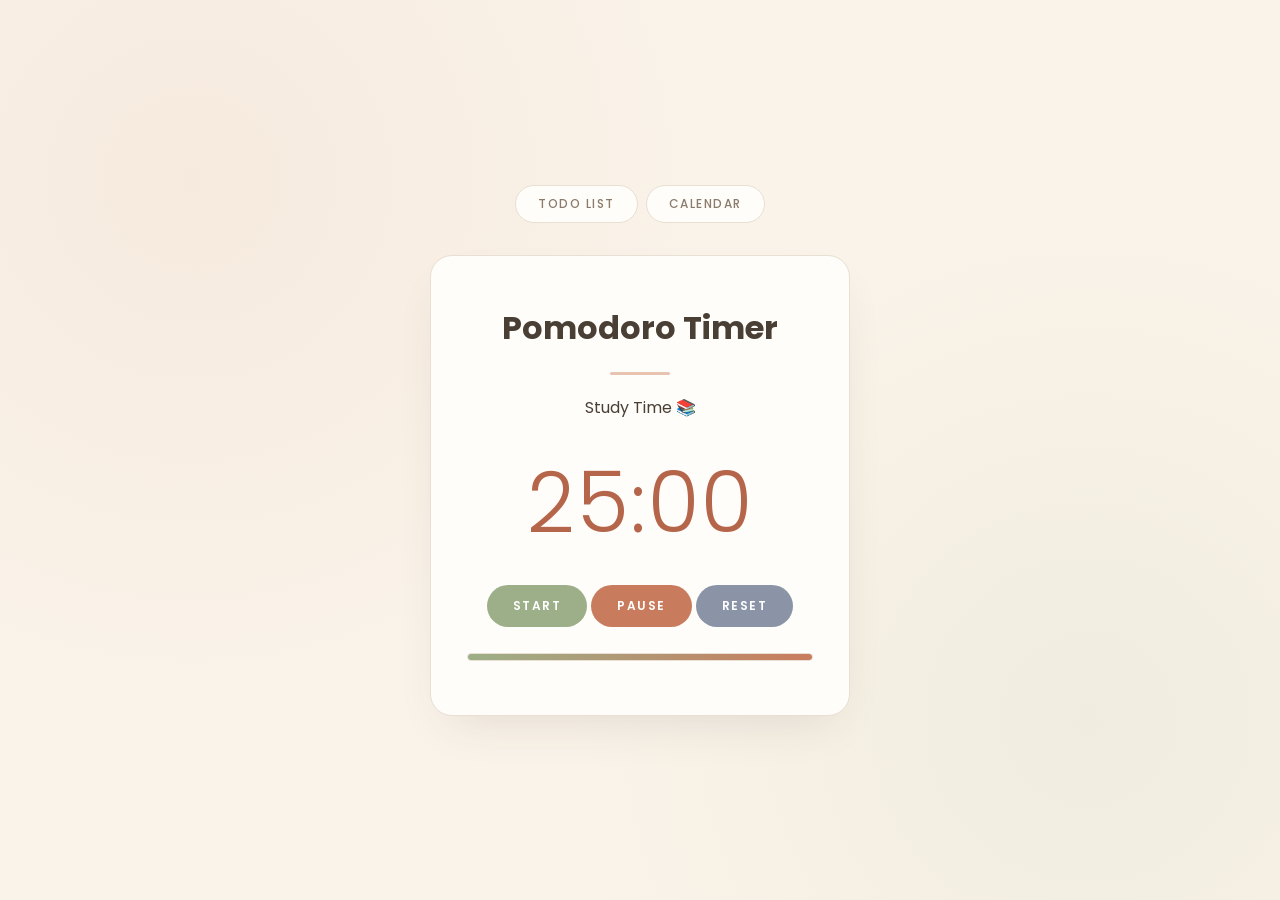
<file: index.html>
<!DOCTYPE html>
<html lang="en">
<head>
    <meta charset="UTF-8">
    <meta name="viewport" content="width=device-width, initial-scale=1.0">
    <title>Study Timer App</title>
    <link rel="stylesheet" href="timerStyle.css">
</head>
<body>
    <nav>
        <a href="#" id="todo-link">Todo List</a>
        <a href="#" id="calendar-link">Calendar</a>
    </nav>
    <div class="container">
        <audio id="bell" src="bell.mp3"></audio>
        <h1>Pomodoro Timer</h1>
        <hr>
        <p id="mode">Study Time 📚</p>

        <p class="timer" id="timer">25:00</p>

        <div class="buttons">
            <button id="start">Start</button>
            <button id="stop">Pause</button>
            <button id="reset">Reset</button>
        </div>
        <div class="progress-container">
        <div id="progress-bar"></div>
</div>
    </div>

    <script src="app.js"></script>
<script>
const mode = document.getElementById("mode");
const start = document.getElementById("start");
const stop = document.getElementById("stop");
const reset = document.getElementById("reset");
const timer = document.getElementById("timer");
const progressBar = document.getElementById("progress-bar");
const bell = document.getElementById("bell");

const WORK_TIME = 25 * 60;
const BREAK_TIME = 5 * 60;

let timeLeft = WORK_TIME;
let timerInterval = null;
let isBreak = false;

function updateTimer() {
    const minutes = Math.floor(timeLeft / 60);
    const seconds = timeLeft % 60;

    timer.textContent =
        `${minutes.toString().padStart(2, "0")}:${seconds
            .toString()
            .padStart(2, "0")}`;

if (isBreak) {
    timer.style.color = "#9CAF88"; // sage — matches --sage in your CSS
} else {
    timer.style.color = "#B5654A"; // clay — matches --clay in your CSS
}
    mode.textContent = isBreak ? "Break Time ☕" : "Study Time 📚";
    const totalTime = isBreak ? BREAK_TIME : WORK_TIME;
    const percent = (timeLeft / totalTime) * 100;

    progressBar.style.width = percent + "%";
}

function switchMode() {
    if (isBreak) {
        alert("Break is over! Lock in time!.");
        bell.play();
        isBreak = false;
        timeLeft = WORK_TIME;

    } else {
        alert("Study session complete! Time for a break.");
        bell.play();
        isBreak = true;
        timeLeft = BREAK_TIME;
    }

    updateTimer();
}

function startTimer() {
    if (timerInterval) return;

    timerInterval = setInterval(() => {
        timeLeft--;
        updateTimer();

        if (timeLeft <= 0) {
            switchMode();
        }
    }, 1000);
}

function stopTimer() {
    clearInterval(timerInterval);
    timerInterval = null;
}

function resetTimer() {
    clearInterval(timerInterval);
    timerInterval = null;

    isBreak = false;
    timeLeft = WORK_TIME;

    updateTimer();
}

start.addEventListener("click", startTimer);
stop.addEventListener("click", stopTimer);
reset.addEventListener("click", resetTimer);

updateTimer();
</script>
</body>
</html>
</file>
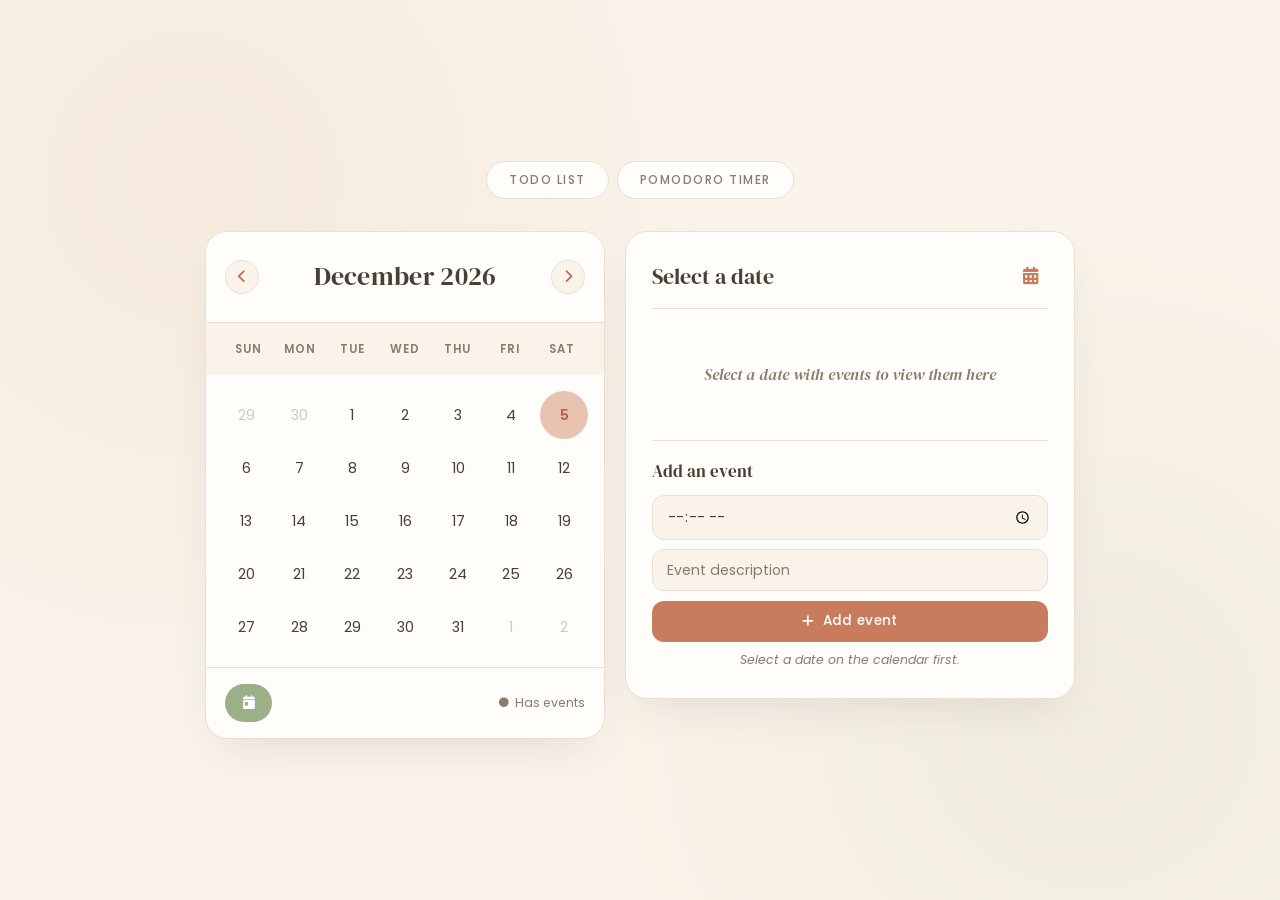
<file: calendar.html>
<!DOCTYPE html>
<html lang="en">
<head>
    <meta charset="UTF-8">
    <meta name="viewport" content="width=device-width, initial-scale=1.0">
    <title>Calendar</title>
    <link rel="stylesheet" href="calendarStyle.css">
    <link rel="stylesheet" href="https://cdnjs.cloudflare.com/ajax/libs/font-awesome/6.4.0/css/all.min.css">
</head>
<body>
    <nav>
            <a href="#" id="todo-link">Todo List</a>
            <a href="#" id="timer-link">Pomodoro Timer</a>
    </nav>
    <div class="container">

        <div class="calendar-container">
            <div class="calendar-header">
                <div class="nav-buttons">
                    <button class="nav-btn" id="prev-month"><i class="fas fa-chevron-left"></i></button>
                    <button class="nav-btn" id="next-month"><i class="fas fa-chevron-right"></i></button>
                </div>
                <div class="month-year" id="month-year">June 2026</div>
            </div>

            <div class="weekdays">
                <div class="weekday">Sun</div>
                <div class="weekday">Mon</div>
                <div class="weekday">Tue</div>
                <div class="weekday">Wed</div>
                <div class="weekday">Thu</div>
                <div class="weekday">Fri</div>
                <div class="weekday">Sat</div>
            </div>

            <div class="days" id="days"></div>

            <div class="calendar-footer">
                <button class="today-btn" id="today-btn">
                    <i class="fas fa-calendar-day"></i>
                </button>

                <div class="event-indicator">
                    <i class="fas fa-circle" style="color: var(--accent); font-size: 0.6rem;"></i>
                    <span>Has events</span>
                </div>
            </div>
        </div>

        <div class="event-panel" id="event-panel">
            <div class="event-header">
                <div class="event-date" id="event-date">Select a date</div>
                <i class="fas fa-calendar-alt event-icon"></i>
            </div>

            <div class="event-list" id="event-list">
                <div class="no-events">
                    Select a date with events to view them here
                </div>
            </div>

            <div class="add-event-form">
                <h3 class="add-event-title">Add an event</h3>

                <input
                    type="time"
                    id="event-time-input"
                    class="event-input"
                />

                <input
                    type="text"
                    id="event-text-input"
                    class="event-input"
                    placeholder="Event description"
                    maxlength="80"
                />

                <button
                    type="button"
                    id="add-event-btn"
                    class="add-event-btn"
                >
                    <i class="fas fa-plus"></i> Add event
                </button>

                <p class="add-event-hint" id="add-event-hint">
                    Select a date on the calendar first.
                </p>
            </div>
        </div>
    </div>

    <script src="app.js"></script>

    <script>
document.addEventListener('DOMContentLoaded', function () {

const monthYearEl = document.getElementById('month-year');
const daysEl = document.getElementById('days');
const prevMonthBtn = document.getElementById('prev-month');
const nextMonthBtn = document.getElementById('next-month');
const todayBtn = document.getElementById('today-btn');

const eventPanel = document.getElementById('event-panel');
const eventDateEl = document.getElementById('event-date');
const eventListEl = document.getElementById('event-list');

const addEventBtn = document.getElementById('add-event-btn');
const eventTimeInput = document.getElementById('event-time-input');
const eventTextInput = document.getElementById('event-text-input');
const addEventHint = document.getElementById('add-event-hint');

const STORAGE_KEY = "calendarEvents";

function loadData() {
    const saved = localStorage.getItem(STORAGE_KEY);

    if (!saved) return {};

    try {
        return JSON.parse(saved);
    } catch {
        return {};
    }
}

let events = loadData();

function saveData() {
    localStorage.setItem(STORAGE_KEY, JSON.stringify(events));
}

let currentDate = new Date();
let selectedDate = null;
let selectedDateKey = null;

const monthNames = [
"January","February","March","April","May","June",
"July","August","September","October","November","December"
];

const dayNames = [
"Sunday","Monday","Tuesday","Wednesday","Thursday","Friday","Saturday"
];

function toDateKey(year, month, day){
    return `${year}-${month}-${day}`;
}

function formatTime(time24){

    if(!time24) return "All day";

    const [h,m] = time24.split(":");

    const hour = Number(h);

    const suffix = hour >= 12 ? "PM" : "AM";

    const hour12 = hour % 12 === 0 ? 12 : hour % 12;

    return `${hour12}:${m} ${suffix}`;
}

function renderCalendar(){

const year = currentDate.getFullYear();
const month = currentDate.getMonth();

const firstDay = new Date(year,month,1);
const lastDay = new Date(year,month+1,0);
const prevLastDay = new Date(year,month,0);

const firstDayIndex = firstDay.getDay();
const lastDayIndex = lastDay.getDay();
const nextDays = 7-lastDayIndex-1;

monthYearEl.textContent = `${monthNames[month]} ${year}`;

let days = "";

// previous month

for(let x=firstDayIndex;x>0;x--){

const prevDate = prevLastDay.getDate()-x+1;

const prevMonth = month===0 ? 12 : month;
const prevYear = month===0 ? year-1 : year;

const key = toDateKey(prevYear,prevMonth,prevDate);

days += `
<div class="day other-month ${events[key] ? "has-events":""}">
${prevDate}
</div>
`;
}

// current month

for(let i=1;i<=lastDay.getDate();i++){

const date = new Date(year,month,i);

const key = toDateKey(year,month+1,i);

let classes = "day";

const today = new Date();

if(
today.getDate()==i &&
today.getMonth()==month &&
today.getFullYear()==year
){
classes+=" today";
}

if(
selectedDate &&
selectedDate.getDate()==i &&
selectedDate.getMonth()==month &&
selectedDate.getFullYear()==year
){
classes+=" selected";
}

if(events[key]){
classes+=" has-events";
}

days += `
<div class="${classes}" data-date="${key}">
${i}
</div>
`;
}
// next month

for(let j=1;j<=nextDays;j++){

const nextMonth = month===11 ? 1 : month+2;
const nextYear = month===11 ? year+1 : year;

const key = toDateKey(nextYear,nextMonth,j);

days += `
<div class="day other-month ${events[key] ? "has-events":""}">
${j}
</div>
`;
}

daysEl.innerHTML = days;

document.querySelectorAll(".day:not(.other-month)").forEach(day=>{

day.addEventListener("click",()=>{

const dateStr = day.dataset.date;

const [year,month,dayNum] = dateStr.split("-").map(Number);

selectedDate = new Date(year,month-1,dayNum);
selectedDateKey = dateStr;

renderCalendar();
showEvents(dateStr);
updateAddEventHint();

});

});

}

function showEvents(dateStr){

const [year,month,day] = dateStr.split("-").map(Number);

const dateObj = new Date(year,month-1,day);

eventDateEl.textContent =
`${dayNames[dateObj.getDay()]}, ${monthNames[dateObj.getMonth()]} ${day}, ${year}`;

eventListEl.innerHTML="";

if(events[dateStr] && events[dateStr].length){

events[dateStr].forEach(event=>{

const div=document.createElement("div");

div.className="event-item";

div.innerHTML=`
<div class="event-color"></div>
<div class="event-time">${event.time}</div>
<div class="event-text">${event.text}</div>
`;

eventListEl.appendChild(div);

});

}else{

eventListEl.innerHTML=`
<div class="no-events">
No events scheduled for this day
</div>
`;

}

}

function updateAddEventHint(){

if(selectedDateKey){

addEventHint.style.display="none";

}else{

addEventHint.style.display="block";
addEventHint.textContent="Select a date on the calendar first.";

}

}

addEventBtn.addEventListener("click",()=>{

if(!selectedDateKey){
updateAddEventHint();
return;
}

const text = eventTextInput.value.trim();

if(!text){
eventTextInput.focus();
return;
}

const time = formatTime(eventTimeInput.value);

if(!events[selectedDateKey]){
events[selectedDateKey]=[];
}

events[selectedDateKey].push({
time,
text
});

saveData();

eventTimeInput.value="";
eventTextInput.value="";

renderCalendar();
showEvents(selectedDateKey);

});

eventTextInput.addEventListener("keydown",e=>{

if(e.key==="Enter"){
addEventBtn.click();
}

});

prevMonthBtn.addEventListener("click",()=>{

currentDate.setMonth(currentDate.getMonth()-1);

selectedDate=null;
selectedDateKey=null;

renderCalendar();

updateAddEventHint();

eventDateEl.textContent="Select a date";

eventListEl.innerHTML=`
<div class="no-events">
Select a date with events to view them here
</div>
`;

});

nextMonthBtn.addEventListener("click",()=>{

currentDate.setMonth(currentDate.getMonth()+1);

selectedDate=null;
selectedDateKey=null;

renderCalendar();

updateAddEventHint();

eventDateEl.textContent="Select a date";

eventListEl.innerHTML=`
<div class="no-events">
Select a date with events to view them here
</div>
`;

});

todayBtn.addEventListener("click",()=>{

currentDate=new Date();
selectedDate=new Date();

renderCalendar();

selectedDateKey = toDateKey(
currentDate.getFullYear(),
currentDate.getMonth()+1,
currentDate.getDate()
);

showEvents(selectedDateKey);

updateAddEventHint();

});

updateAddEventHint();
renderCalendar();

});
</script>

</body>
</html>
</file>
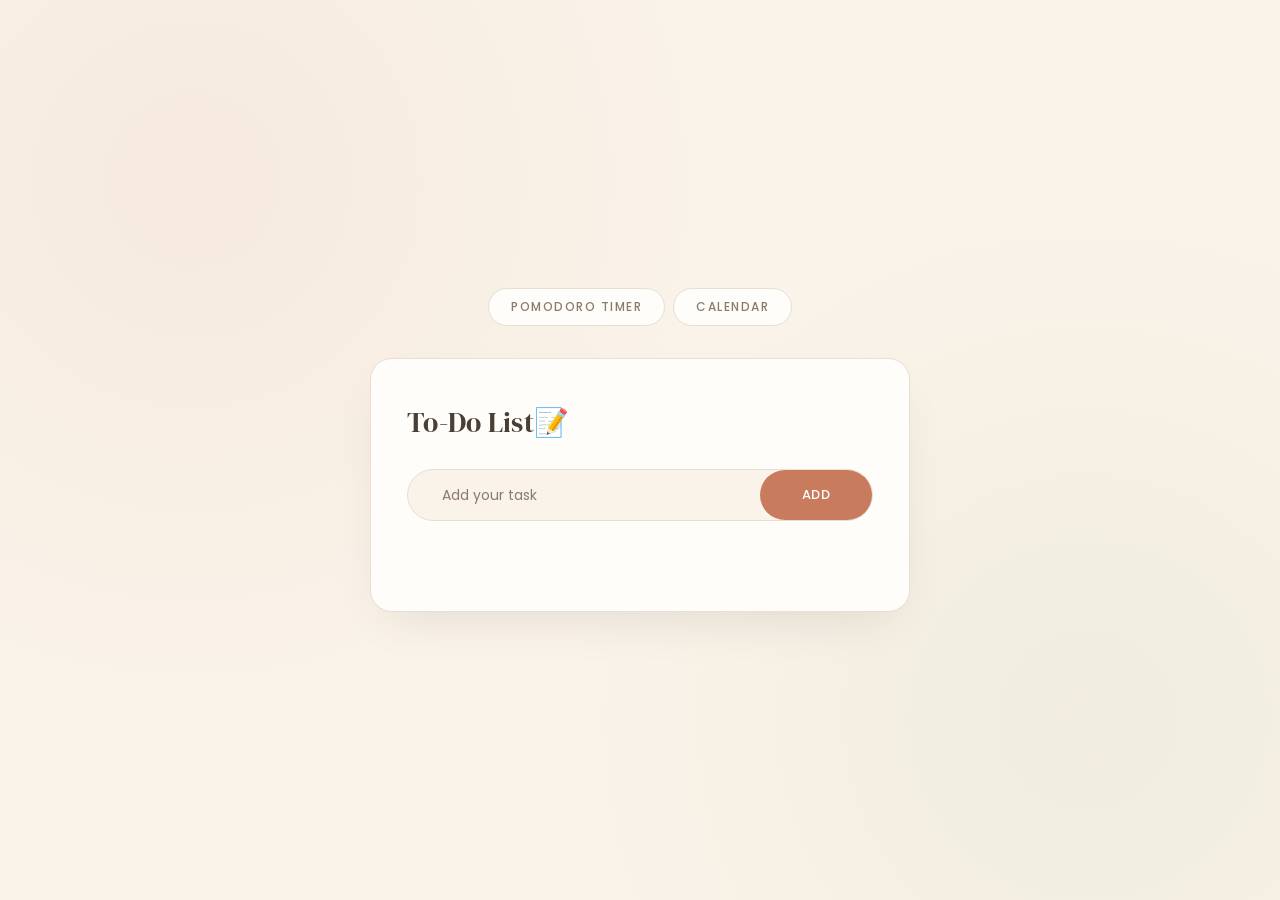
<file: todo.html>
<!DOCTYPE html>
<html>
<head>
    <meta name="viewport" content="width=device-width, initial-scale=1">
    <title>To-Do List App</title>
    <link href="https://fonts.googleapis.com/css2?family=Poppins:wght@400;600&display=swap" rel="stylesheet">
    <link rel="stylesheet" href="todoStyle.css">
</head>
<body>

    <div class="container">
        <nav>
            <a href="#" id="timer-link">Pomodoro Timer</a>
            <a href="#" id="calendar-link">Calendar</a>
        </nav>
        <div class="todo-app">
            <h2>To-Do List📝</h2>
            <div class="row">
                <input type="text" id="input-box" placeholder="Add your task">
                <button onclick="addTask()">Add</button>
            </div>
            <ul id="list-container"></ul>
        </div>
    </div>
    <script src="app.js"></script>
    <script>
        const inputBox = document.getElementById("input-box");
        const listContainer = document.getElementById("list-container");

        function addTask() {
            if (inputBox.value === '') {
                alert("You must write something!");
            } else {
                let li = document.createElement("li");
                li.innerHTML = inputBox.value;
                listContainer.appendChild(li);
                let span =document.createElement("span");
                span.innerHTML = "\u00d7";
                li.appendChild(span);
                inputBox.value = "";

            }           
            saveData();
        }
        listContainer.addEventListener("click", function(e) {
            if (e.target.tagName === "LI") {
                e.target.classList.toggle("checked");
                saveData();

            }
            else if(e.target.tagName === "SPAN"){
                e.target.parentElement.remove();
                saveData();

            }
        }, false);

        function saveData(){
            localStorage.setItem("data", listContainer.innerHTML);

        }
        function showList(){
            listContainer.innerHTML =localStorage.getItem("data");
        }
        showList();
    </script>

</body>
</html>
</file>
<file: timerStyle.css>
@import url('https://fonts.googleapis.com/css2?family=DM+Serif+Display&family=Poppins:wght@300;400;500;600;700&display=swap');

:root{
    --cream: #FAF3E9;
    --paper: #FFFDF9;
    --terracotta: #C97C5D;
    --terracotta-soft: #E8C4B0;
    --sage: #9CAF88;
    --sage-soft: #D9E4CC;
    --clay: #B5654A;
    --dusk: #8A94A6;
    --ink: #4A3F35;
    --ink-soft: #8A7B6C;
    --line: #E9DFD3;
}

*{
    margin: 0;
    padding: 0;
    box-sizing: border-box;
    font-family: 'Poppins', sans-serif;
}

body{
    background: var(--cream);
    background-image:
        radial-gradient(circle at 15% 20%, rgba(201, 124, 93, 0.08), transparent 40%),
        radial-gradient(circle at 85% 80%, rgba(156, 175, 136, 0.10), transparent 40%);
    display: flex;
    align-items: center;
    justify-content: center;
    min-height: 100vh;
    padding: 20px;
    flex-direction: column;
    color: var(--ink);
}

/* ---------- Nav ---------- */
nav {
  display: flex;
  justify-content: center;
  gap: 8px;
  margin-bottom: 32px;
}

nav a {
  color: var(--ink-soft);
  background-color: var(--paper);
  border: 1px solid var(--line);
  padding: 9px 22px;
  text-decoration: none;
  letter-spacing: 1.5px;
  text-transform: uppercase;
  font-size: 12px;
  font-weight: 500;
  display: inline-block;
  transition: 0.25s ease;
  border-radius: 30px;
}

nav a:hover {
  background-color: var(--terracotta);
  border-color: var(--terracotta);
  color: #fff;
  transform: translateY(-2px);
}

/* ---------- Card ---------- */
.container{
    display: flex;
    flex-direction: column;
    align-items: center;
    justify-content: center;
    gap: 20px;
    width: 100%;
    max-width: 420px;
    color: var(--ink);
    background-color: var(--paper);
    border: 1px solid var(--line);
    border-radius: 22px;
    box-shadow: 0 20px 50px -20px rgba(74, 63, 53, 0.15);
    padding: 48px 36px;
    transition: transform 0.35s ease, box-shadow 0.35s ease;
}

.container:hover{
    transform: translateY(-3px);
    box-shadow: 0 25px 55px -20px rgba(74, 63, 53, 0.2);
}

.title{
    font-family: 'DM Serif Display', serif;
    font-weight: 400;
    font-size: 28px;
    letter-spacing: 0.3px;
    color: var(--ink);
}

hr{
    width: 60px;
    background-color: var(--terracotta-soft);
    height: 3px;
    border-radius: 10px;
    border: none;
}

.timer{
    font-family: 'Poppins', sans-serif;
    font-size: 84px;
    font-weight: 300;
    letter-spacing: 2px;
    color: var(--clay);
}

.button-wrapper{
    display: flex;
    gap: 10px;
    margin-top: 6px;
}

button{
    font-family: 'Poppins', sans-serif;
    font-size: 12px;
    font-weight: 600;
    letter-spacing: 1.5px;
    text-transform: uppercase;
    padding: 12px 26px;
    border-radius: 30px;
    border: none;
    color: #fff;
    cursor: pointer;
    transition: 0.25s ease;
}

button:hover{
    transform: translateY(-2px);
}

#start{
    background-color: var(--sage);
}
#start:hover{
    box-shadow: 0 8px 20px -8px rgba(156, 175, 136, 0.6);
}

#stop{
    background-color: var(--terracotta);
}
#stop:hover{
    box-shadow: 0 8px 20px -8px rgba(201, 124, 93, 0.6);
}

#reset{
    background-color: var(--dusk);
}
#reset:hover{
    box-shadow: 0 8px 20px -8px rgba(138, 148, 166, 0.6);
}

.progress-container{
    width: 100%;
    height: 8px;
    background: var(--cream);
    border: 1px solid var(--line);
    border-radius: 10px;
    overflow: hidden;
    margin: 6px 0;
}

#progress-bar{
    height: 100%;
    width: 100%;
    background: linear-gradient(90deg, var(--sage), var(--terracotta));
    transition: width 0.5s linear;
}
</file>
<file: calendarStyle.css>
@import url('https://fonts.googleapis.com/css2?family=DM+Serif+Display&family=Poppins:wght@300;400;500;600&display=swap');

:root{
    --cream: #FAF3E9;
    --paper: #FFFDF9;
    --terracotta: #C97C5D;
    --terracotta-soft: #E8C4B0;
    --sage: #9CAF88;
    --sage-soft: #D9E4CC;
    --clay: #B5654A;
    --ink: #4A3F35;
    --ink-soft: #8A7B6C;
    --line: #E9DFD3;
}

*{
    box-sizing: border-box;
    margin: 0;
    padding: 0;
    font-family: 'Poppins', sans-serif;
}

body{
    min-height: 100vh;
    margin: 0;
    padding: 20px;
    display: flex;
    flex-direction: column;
    align-items: center;
    justify-content: center;
    color: var(--ink);
    background: var(--cream);
    background-image:
        radial-gradient(circle at 15% 20%, rgba(201, 124, 93, 0.08), transparent 40%),
        radial-gradient(circle at 85% 80%, rgba(156, 175, 136, 0.10), transparent 40%);
}

/* ---------- Nav ---------- */
nav{
    display: flex;
    justify-content: center;
    align-items: center;
    gap: 8px;
    margin-bottom: 32px;
}

nav a {
  color: var(--ink-soft);
  background-color: var(--paper);
  border: 1px solid var(--line);
  padding: 9px 22px;
  margin: 0;
  text-decoration: none;
  letter-spacing: 1.5px;
  text-transform: uppercase;
  font-size: 12px;
  font-weight: 500;
  display: inline-block;
  transition: 0.25s ease;
  border-radius: 30px;
}

nav a:hover {
  background-color: var(--terracotta);
  border-color: var(--terracotta);
  color: #fff;
  transform: translateY(-2px);
}

.container{
    display: flex;
    flex-direction: column;
    align-items: center;
    justify-content: center;
    width: 100%;
    max-width: 900px;
    gap: 20px;
}

@media(min-width: 786px){
    .container{
        flex-direction: row;
        align-items: flex-start;
    }
}

/* ---------- Calendar card ---------- */
.calendar-container{
    background: var(--paper);
    border: 1px solid var(--line);
    border-radius: 22px;
    box-shadow: 0 20px 50px -20px rgba(74, 63, 53, 0.15);
    width: 100%;
    max-width: 400px;
    overflow: hidden;
    transition: transform 0.35s ease, box-shadow 0.35s ease;
}

.calendar-container:hover{
    transform: translateY(-3px);
    box-shadow: 0 25px 55px -20px rgba(74, 63, 53, 0.2);
}

.calendar-header{
    background: var(--paper);
    border-bottom: 1px solid var(--line);
    color: var(--ink);
    padding: 1.6rem 1.5rem;
    text-align: center;
    position: relative;
    overflow: hidden;
}

.month-year{
    font-family: 'DM Serif Display', serif;
    font-weight: 400;
    font-size: 1.6rem;
    margin-bottom: 0.2rem;
    position: relative;
    letter-spacing: 0.3px;
}

.nav-buttons{
    display: flex;
    justify-content: space-between;
    position: absolute;
    width: 100%;
    top: 50%;
    left: 0;
    transform: translateY(-50%);
    padding: 0 1.2rem;
    z-index: 1;
}

.nav-btn{
    background: var(--cream);
    border: 1px solid var(--line);
    color: var(--clay);
    width: 34px;
    height: 34px;
    border-radius: 50%;
    cursor: pointer;
    transition: all 0.25s ease;
    display: flex;
    align-items: center;
    justify-content: center;
}

.nav-btn:hover{
    background: var(--terracotta);
    border-color: var(--terracotta);
    color: #fff;
    transform: scale(1.08);
}

.weekdays{
    display: grid;
    grid-template-columns: repeat(7, 1fr);
    padding: 0.6rem 1rem;
    background: var(--cream);
    font-weight: 600;
    font-size: 0.72rem;
    letter-spacing: 1px;
    text-transform: uppercase;
    color: var(--ink-soft);
}

.weekday{
    text-align: center;
    padding: 0.5rem;
}

.days{
    display: grid;
    grid-template-columns: repeat(7, 1fr);
    gap: 5px;
    padding: 1rem;
}

.day{
    aspect-ratio: 1;
    display: flex;
    align-items: center;
    justify-content: center;
    border-radius: 50%;
    cursor: pointer;
    transition: all 0.25s ease;
    position: relative;
    font-weight: 400;
    font-size: 0.9rem;
    color: var(--ink);
}

.day:hover{
    background: var(--sage-soft);
    transform: scale(1.08);
}

.day.today{
    background: var(--terracotta-soft);
    color: var(--clay);
    font-weight: 600;
}

.day.selected{
    background: var(--terracotta);
    color: #fff;
    font-weight: 600;
    animation: pop 0.3s ease;
}

@keyframes pop{
    0%{transform: scale(1);}
    50%{transform: scale(1.15);}
    100%{transform: scale(1);}
}

.day.other-month{
    color: var(--ink-soft);
    opacity: 0.4;
}

.day.has-events::after{
    content: '';
    position: absolute;
    bottom: 4px;
    width: 5px;
    height: 5px;
    border-radius: 50%;
    background: var(--sage);
}

.calendar-footer{
    padding: 1rem 1.2rem;
    text-align: center;
    border-top: 1px solid var(--line);
    display: flex;
    justify-content: space-between;
    align-items: center;
}

.today-btn{
    background: var(--sage);
    color: #fff;
    border: none;
    padding: 0.55rem 1.1rem;
    border-radius: 30px;
    cursor: pointer;
    transition: all 0.25s ease;
    font-weight: 500;
    font-size: 0.85rem;
}

.today-btn:hover{
    transform: translateY(-2px);
    box-shadow: 0 8px 20px -8px rgba(156, 175, 136, 0.6);
}

.event-indicator{
    font-size: 0.78rem;
    color: var(--ink-soft);
    display: flex;
    align-items: center;
    gap: 6px;
}

/* ---------- Event panel ---------- */
.event-panel{
    background: var(--paper);
    border: 1px solid var(--line);
    border-radius: 22px;
    box-shadow: 0 20px 50px -20px rgba(74, 63, 53, 0.15);
    padding: 1.8rem 1.6rem;
    width: 100%;
    max-width: 450px;
    height: fit-content;
}

.event-header{
    display: flex;
    justify-content: space-between;
    align-items: center;
    margin-bottom: 1.4rem;
    padding-bottom: 1rem;
    border-bottom: 1px solid var(--line);
}

.event-date{
    font-family: 'DM Serif Display', serif;
    font-weight: 400;
    font-size: 1.4rem;
    color: var(--ink);
}

.event-list{
    max-height: 350px;
    overflow-y: auto;
}

.event-item{
    padding: 0.9rem 1rem;
    margin-bottom: 0.7rem;
    background: var(--cream);
    border-radius: 14px;
    display: flex;
    align-items: center;
    gap: 12px;
    transition: transform 0.2s ease;
}

.event-item:hover{
    transform: translateX(4px);
}

.event-color{
    width: 10px;
    height: 10px;
    border-radius: 50%;
    background: var(--terracotta);
    flex-shrink: 0;
}

.event-time{
    font-weight: 600;
    color: var(--clay);
    min-width: 78px;
    font-size: 0.85rem;
}

.event-text{
    flex: 1;
    font-size: 0.9rem;
}

.no-events{
    text-align: center;
    color: var(--ink-soft);
    font-family: 'DM Serif Display', serif;
    font-style: italic;
    padding: 2rem 1rem;
}

/* ---------- Add event form ---------- */
.add-event-form{
    margin-top: 1.4rem;
    padding-top: 1.2rem;
    border-top: 1px solid var(--line);
    display: flex;
    flex-direction: column;
    gap: 0.6rem;
}

.add-event-title{
    font-family: 'DM Serif Display', serif;
    font-size: 1.05rem;
    font-weight: 400;
    color: var(--ink);
    margin-bottom: 0.2rem;
}

.event-input{
    padding: 0.6rem 0.9rem;
    border: 1px solid var(--line);
    background: var(--cream);
    border-radius: 12px;
    font-family: 'Poppins', sans-serif;
    font-size: 0.88rem;
    color: var(--ink);
    outline: none;
    transition: border-color 0.2s ease;
}

.event-input::placeholder{
    color: var(--ink-soft);
}

.event-input:focus{
    border-color: var(--terracotta);
}

.add-event-btn{
    background: var(--terracotta);
    color: #fff;
    border: none;
    padding: 0.65rem 1rem;
    border-radius: 12px;
    cursor: pointer;
    font-weight: 500;
    font-size: 0.85rem;
    letter-spacing: 0.3px;
    display: flex;
    align-items: center;
    justify-content: center;
    gap: 8px;
    transition: transform 0.2s ease, box-shadow 0.2s ease, background 0.2s ease;
}

.add-event-btn:hover{
    background: var(--clay);
    transform: translateY(-2px);
    box-shadow: 0 8px 20px -8px rgba(201, 124, 93, 0.5);
}

.add-event-btn:active{
    transform: translateY(0);
}

.add-event-hint{
    font-size: 0.78rem;
    color: var(--ink-soft);
    text-align: center;
    font-style: italic;
}

.event-icon{
    font-size: 1.1rem;
    color: var(--terracotta);
    margin-right: 10px;
}

@media(max-width: 767px){
    .container{
        gap: 15px;
    }

    .calendar-container, .event-panel{
        width: 100%;
        margin: 0 auto;
    }

    .event-panel{
        max-width: 400px;
    }

    .event-date{
        font-size: 1.2rem;
    }
}
</file>
<file: todoStyle.css>
@import url('https://fonts.googleapis.com/css2?family=DM+Serif+Display&family=Poppins:wght@300;400;500;600&display=swap');

:root{
    --cream: #FAF3E9;
    --paper: #FFFDF9;
    --terracotta: #C97C5D;
    --terracotta-soft: #E8C4B0;
    --sage: #9CAF88;
    --sage-soft: #D9E4CC;
    --clay: #B5654A;
    --ink: #4A3F35;
    --ink-soft: #8A7B6C;
    --line: #E9DFD3;
}

*{
    margin: 0;
    padding: 0;
    font-family: 'Poppins', sans-serif;
    box-sizing: border-box;
}

body{
    min-height: 100vh;
    display: flex;
    justify-content: center;
    align-items: center;
    color: var(--ink);
}

.container{
    width: 100%;
    min-height: 100vh;
    background: var(--cream);
    background-image:
        radial-gradient(circle at 15% 20%, rgba(201, 124, 93, 0.08), transparent 40%),
        radial-gradient(circle at 85% 80%, rgba(156, 175, 136, 0.10), transparent 40%);
    padding: 40px 10px;

    display: flex;
    flex-direction: column;
    align-items: center;
    justify-content: center;
}

/* ---------- Nav ---------- */
nav{
    width: 100%;
    display: flex;
    justify-content: center;
    gap: 8px;
    margin-bottom: 32px;
}

nav a {
  font-family: 'Poppins', sans-serif;
  color: var(--ink-soft);
  background-color: var(--paper);
  border: 1px solid var(--line);
  padding: 9px 22px;
  text-decoration: none;
  letter-spacing: 1.5px;
  text-transform: uppercase;
  font-size: 12px;
  font-weight: 500;
  display: inline-block;
  transition: 0.25s ease;
  border-radius: 30px;
}

nav a:hover {
  background-color: var(--terracotta);
  border-color: var(--terracotta);
  color: #fff;
  transform: translateY(-2px);
}

/* ---------- Card ---------- */
.todo-app{
    width: 100%;
    max-width: 540px;
    background: var(--paper);
    margin: 0 auto;
    padding: 44px 36px 60px;
    border-radius: 22px;
    border: 1px solid var(--line);
    box-shadow: 0 20px 50px -20px rgba(74, 63, 53, 0.15);
    transition: transform 0.35s ease, box-shadow 0.35s ease;
}

.todo-app:hover{
    transform: translateY(-3px);
    box-shadow: 0 25px 55px -20px rgba(74, 63, 53, 0.2);
}

.todo-app h2{
    font-family: 'DM Serif Display', serif;
    font-weight: 400;
    font-size: 28px;
    color: var(--ink);
    display: flex;
    align-items: center;
    letter-spacing: 0.3px;
    margin-bottom: 28px;
}

.todo-app h2 img{
    width: 26px;
    margin-left: 12px;
    opacity: 0.75;
}

/* ---------- Input row ---------- */
.row{
    display: flex;
    align-items: center;
    justify-content: space-between;
    background: var(--cream);
    border: 1px solid var(--line);
    border-radius: 30px;
    padding-left: 22px;
    margin-bottom: 30px;
}

input{
    flex: 1;
    border: none;
    outline: none;
    background: transparent;
    padding: 12px;
    font-size: 14px;
    color: var(--ink);
    font-family: 'Poppins', sans-serif;
}

input::placeholder{
    color: var(--ink-soft);
}

button{
    border: none;
    outline: none;
    padding: 15px 42px;
    background: var(--terracotta);
    color: #fff;
    font-size: 13px;
    font-weight: 500;
    letter-spacing: 0.5px;
    text-transform: uppercase;
    cursor: pointer;
    border-radius: 30px;
    transition: 0.25s ease;
}

button:hover{
    background: var(--clay);
    transform: translateY(-2px);
    box-shadow: 0 8px 20px -8px rgba(201, 124, 93, 0.5);
}

/* ---------- List ---------- */
ul li{
    list-style: none;
    font-size: 15px;
    padding: 14px 8px 14px 46px;
    user-select: none;
    cursor: pointer;
    position: relative;
    color: var(--ink);
    border-bottom: 1px solid var(--line);
    animation: slideIn 0.3s ease;
}

ul li:last-child{
    border-bottom: none;
}

@keyframes slideIn {
    from { opacity: 0; transform: translateY(-6px); }
    to { opacity: 1; transform: translateY(0); }
}

ul li::before{
    content: '';
    position: absolute;
    height: 22px;
    width: 22px;
    border-radius: 50%;
    border: 1.5px solid var(--sage);
    top: 15px;
    left: 8px;
    transition: 0.2s ease;
}

ul li.checked{
    color: var(--ink-soft);
    text-decoration: line-through;
}

ul li.checked::before{
    background: var(--sage);
    border-color: var(--sage);
}

ul li.checked::after{
    content: '✓';
    position: absolute;
    top: 14px;
    left: 12.5px;
    color: #fff;
    font-size: 12px;
    font-weight: 600;
}

ul li span{
    position: absolute;
    right: 4px;
    top: 8px;
    width: 32px;
    height: 32px;
    font-size: 18px;
    color: var(--ink-soft);
    line-height: 32px;
    text-align: center;
    border-radius: 50%;
    transition: 0.2s ease;
}

ul li span:hover{
    background: var(--terracotta-soft);
    color: var(--clay);
}

.todo-empty{
    text-align: center;
    color: var(--ink-soft);
    font-family: 'DM Serif Display', serif;
    font-style: italic;
    font-size: 16px;
    padding: 36px 0 10px;
}
</file>
